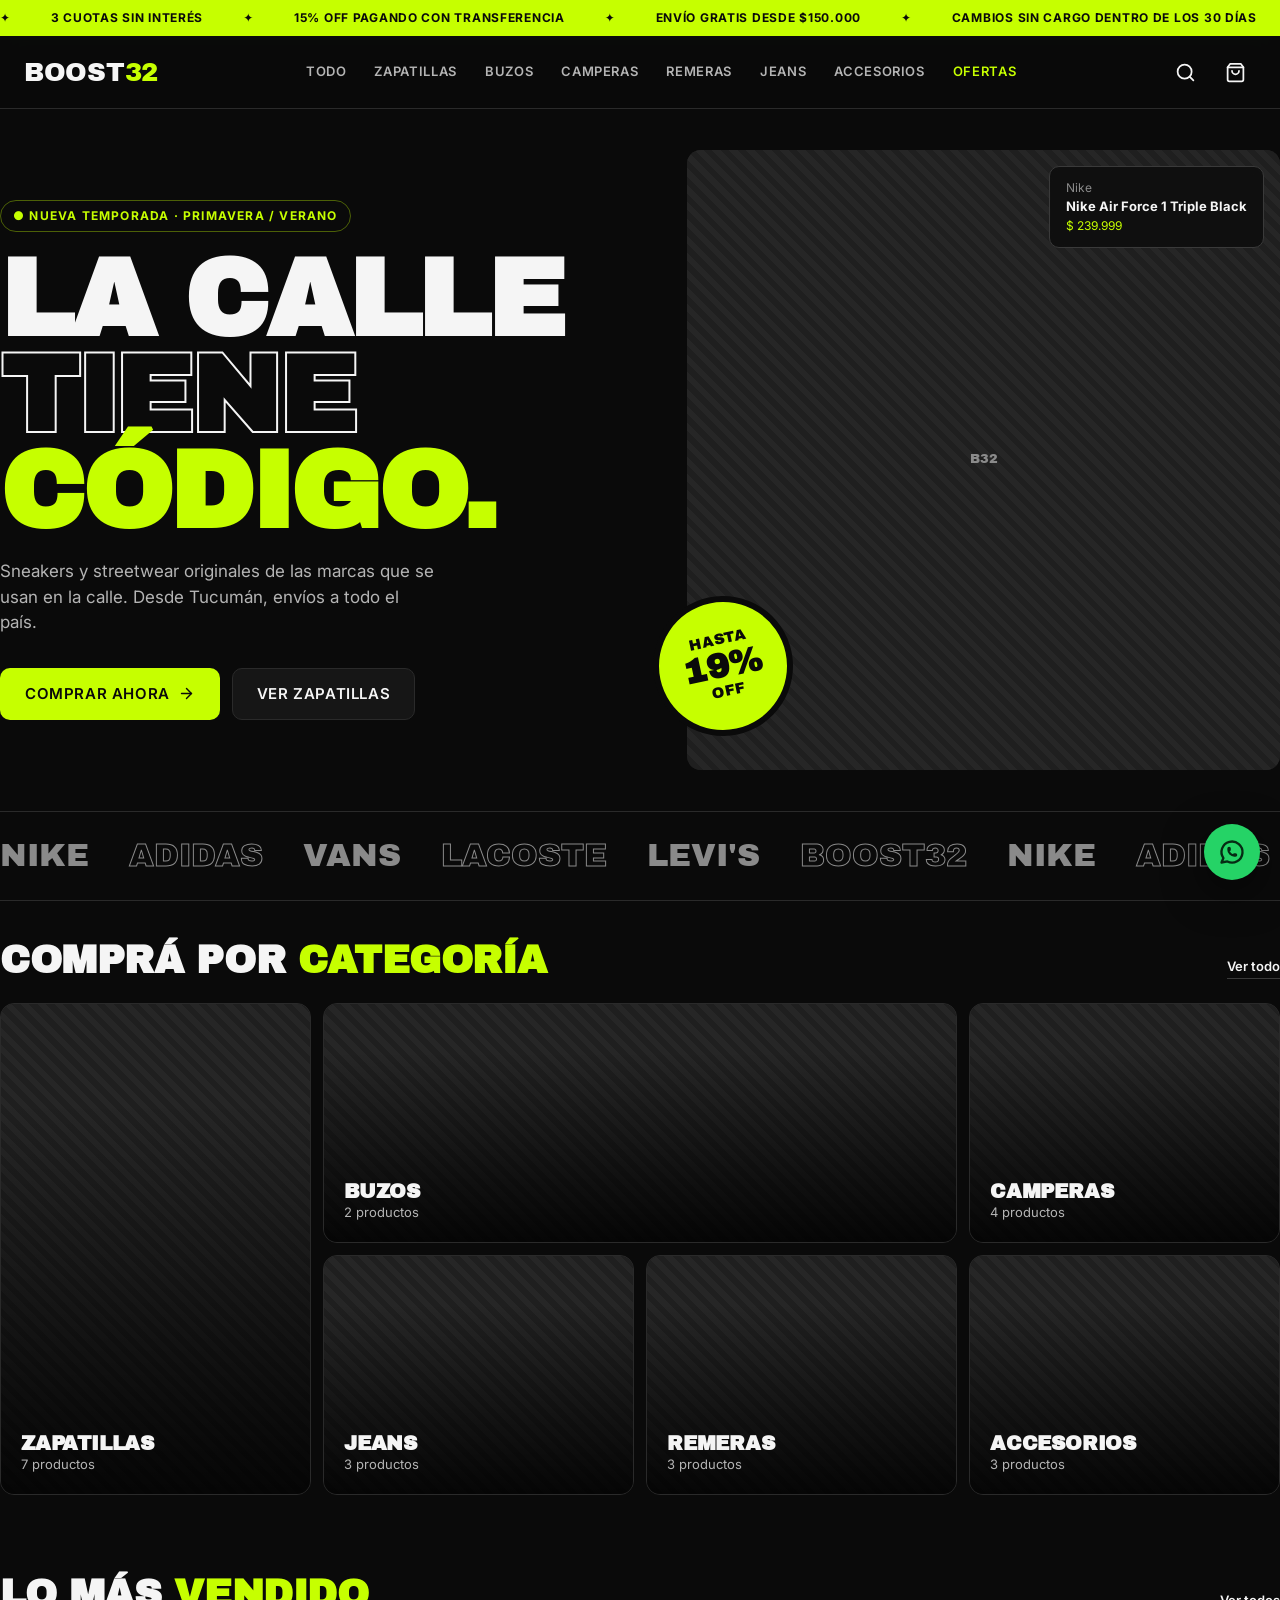
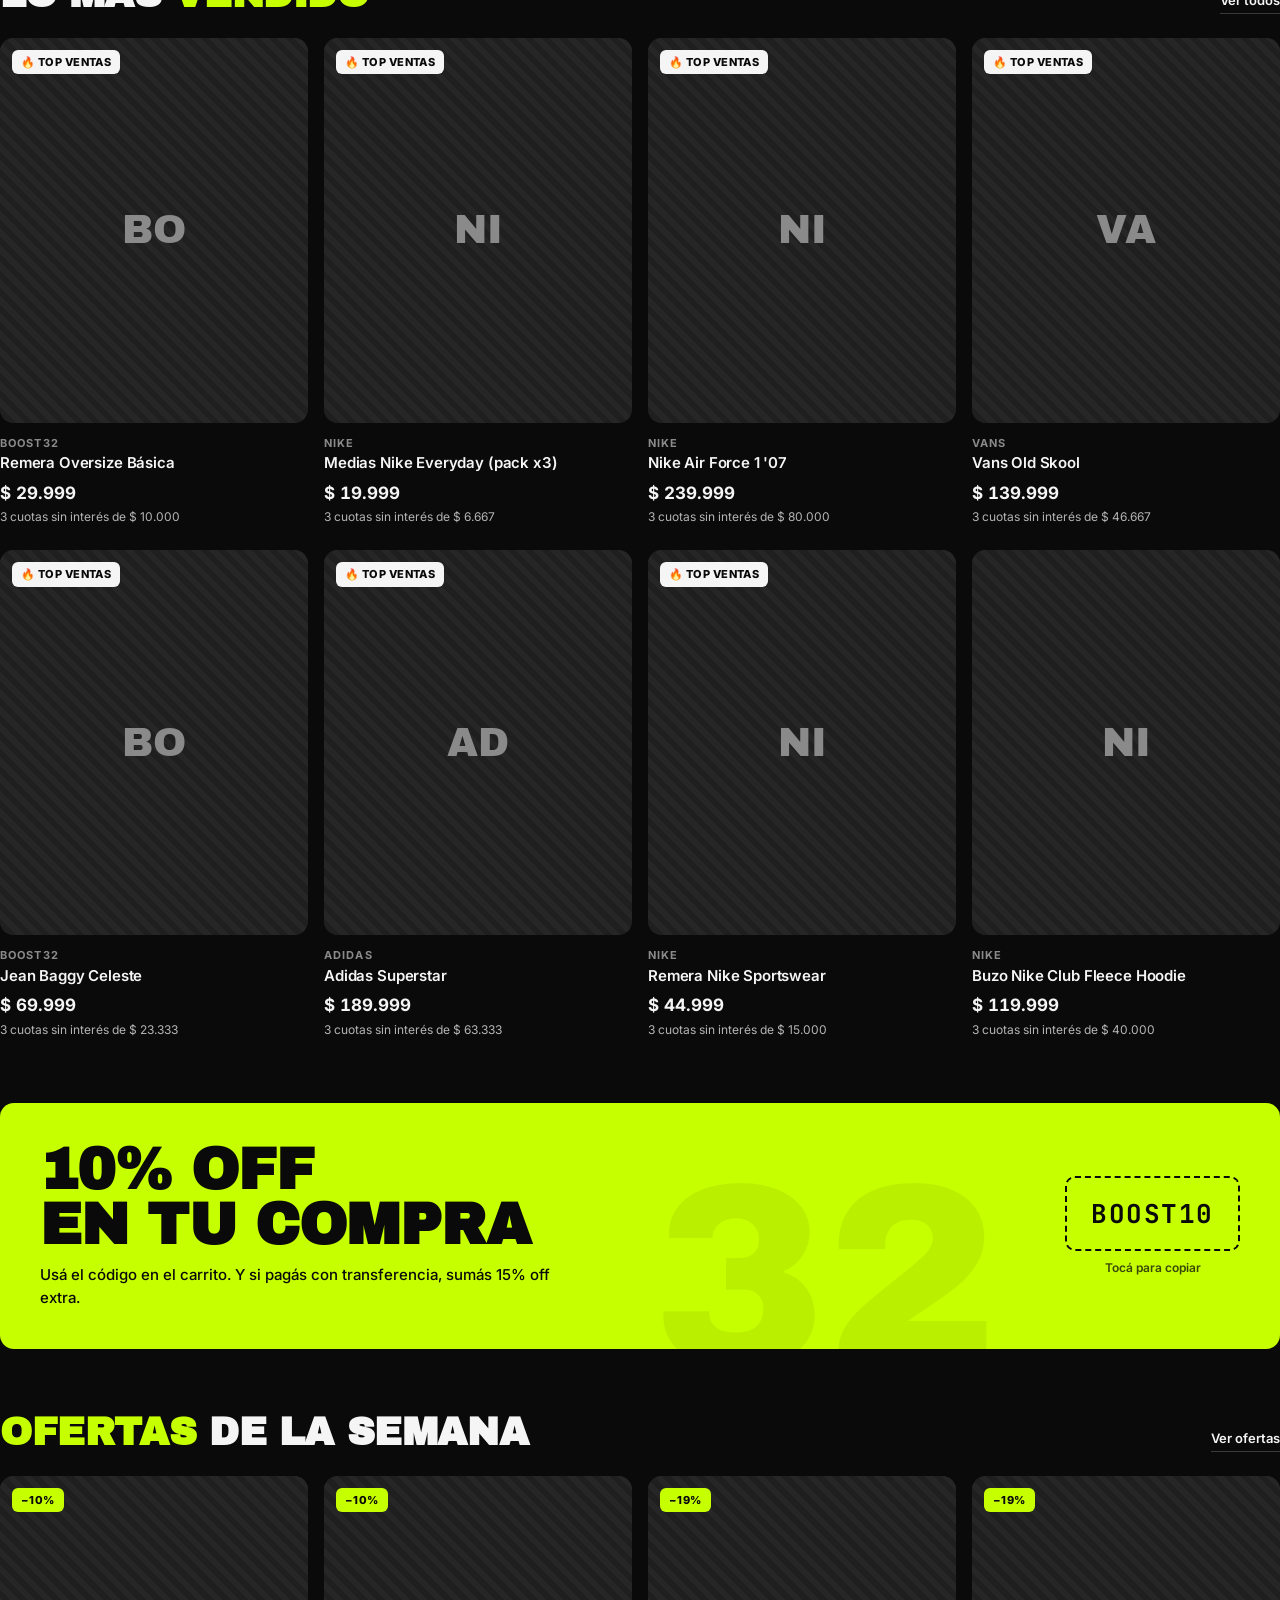
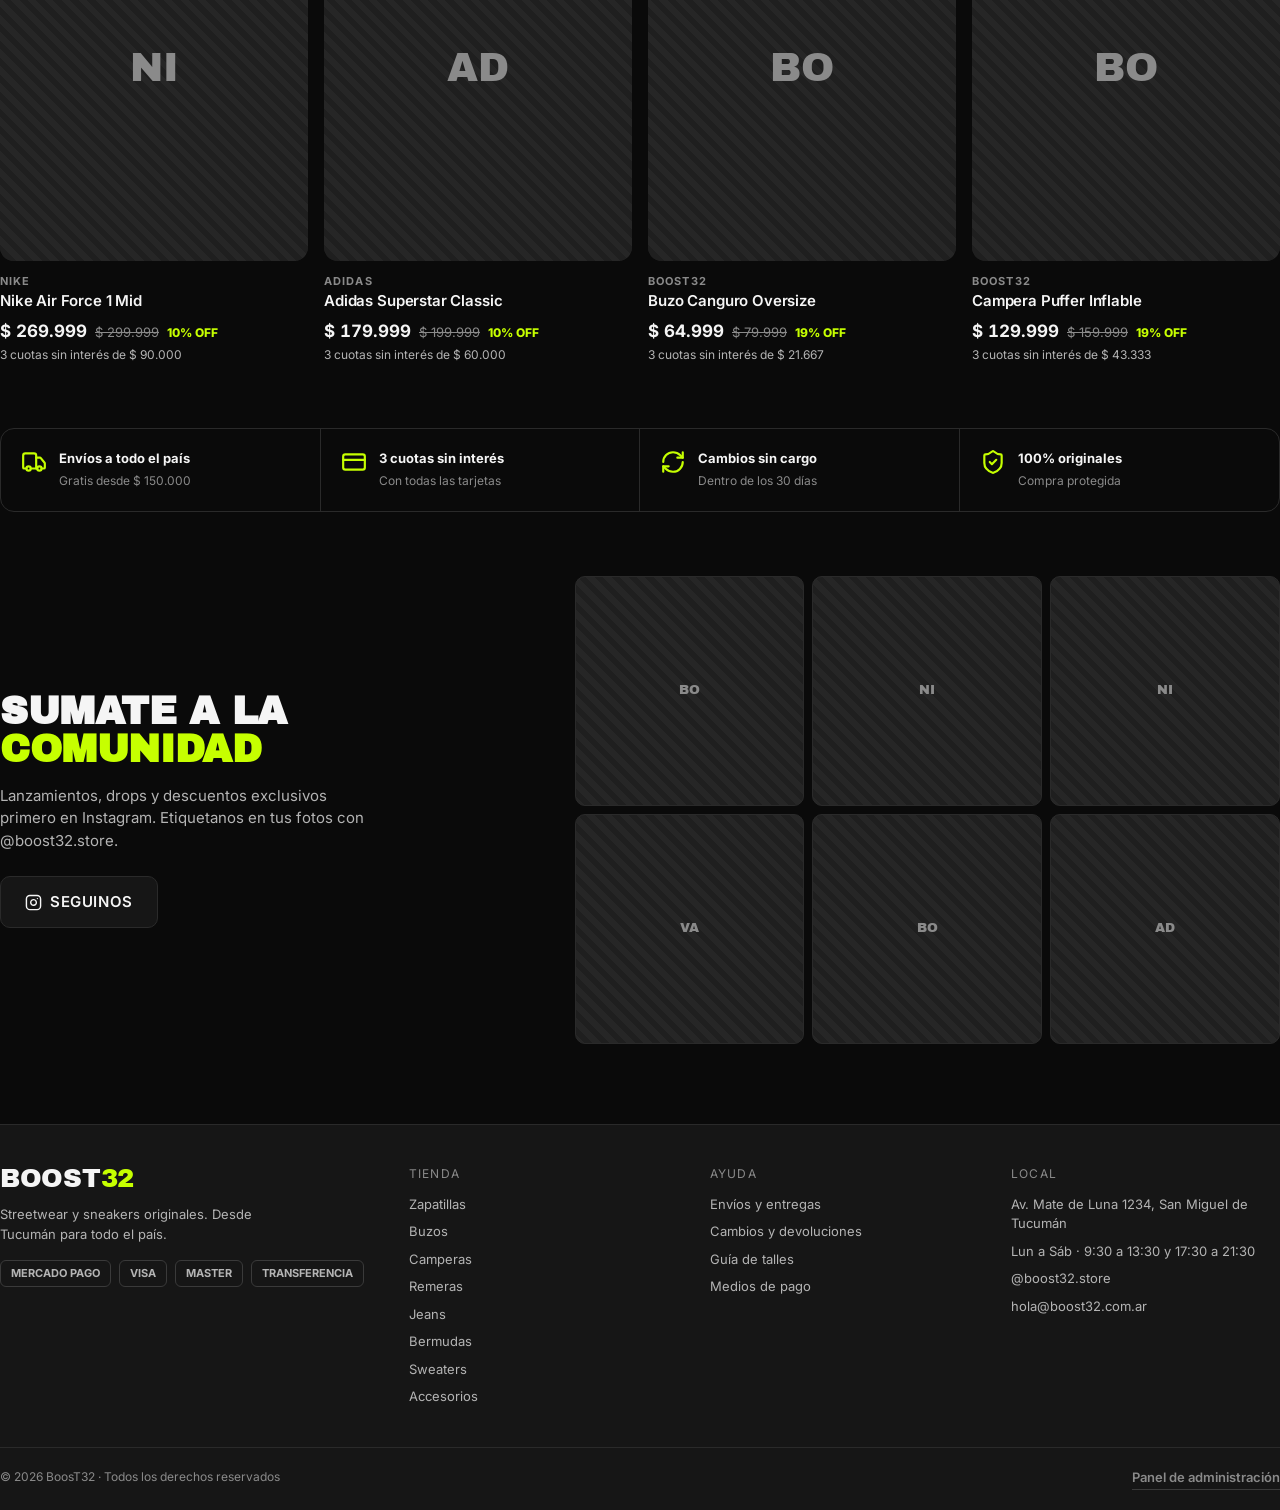
<file: index.html>
<!DOCTYPE html>
<html lang="es-AR">
  <head>
    <meta charset="UTF-8" />
    <meta name="viewport" content="width=device-width, initial-scale=1.0" />
    <meta name="theme-color" content="#0a0a0a" />
    <meta name="description" content="BoosT32 — Streetwear y sneakers en Tucumán. Nike, Adidas, Vans, Lacoste. Envíos a todo el país y 3 cuotas sin interés." />
    <title>BoosT32 · Streetwear & Sneakers</title>
    <link rel="icon" href="data:image/svg+xml,%3Csvg xmlns='http://www.w3.org/2000/svg' viewBox='0 0 32 32'%3E%3Crect width='32' height='32' rx='8' fill='%23c6ff00'/%3E%3Ctext x='16' y='22' font-family='Arial Black' font-size='14' text-anchor='middle' fill='%230a0a0a'%3EB%3C/text%3E%3C/svg%3E" />
    <link rel="stylesheet" href="css/store.css" />
  </head>
  <body>
    <!-- Barra de anuncios -->
    <div class="announce" aria-label="Beneficios">
      <div class="announce__track">
        <span>3 cuotas sin interés</span>
        <span>15% off pagando con transferencia</span>
        <span>Envío gratis desde $150.000</span>
        <span>Cambios sin cargo dentro de los 30 días</span>
        <span>3 cuotas sin interés</span>
        <span>15% off pagando con transferencia</span>
        <span>Envío gratis desde $150.000</span>
        <span>Cambios sin cargo dentro de los 30 días</span>
      </div>
    </div>

    <!-- Header -->
    <header class="header">
      <div class="container header__inner">
        <button class="header-btn header__burger" id="burger" aria-label="Abrir menú" data-icon="menu"></button>
        <a href="#/" class="logo" aria-label="BoosT32, ir al inicio">BOOST<span>32</span></a>

        <nav class="menu" id="menu" aria-label="Categorías"></nav>

        <div class="header__actions">
          <button class="header-btn" id="search-btn" aria-label="Buscar" aria-expanded="false" data-icon="search"></button>
          <button class="header-btn" id="cart-btn" aria-label="Abrir carrito">
            <span data-icon="bag"></span>
            <span class="cart-count" id="cart-count" hidden>0</span>
          </button>
        </div>
      </div>

      <div class="search-bar" id="search-bar" hidden>
        <form class="container" id="search-form" role="search">
          <input class="input" type="search" name="q" placeholder="Buscá zapatillas, buzos, marcas…" aria-label="Buscar productos" />
          <button class="btn btn--primary" style="height: 46px">Buscar</button>
        </form>
      </div>
    </header>

    <!-- Menú mobile -->
    <div class="mobile-nav" id="mobile-nav" hidden>
      <div class="mobile-nav__head">
        <span class="logo">BOOST<span>32</span></span>
        <button class="header-btn" id="mobile-close" aria-label="Cerrar menú" data-icon="x"></button>
      </div>
      <nav id="mobile-menu" aria-label="Categorías"></nav>
    </div>

    <main id="view" tabindex="-1"></main>

    <!-- Footer -->
    <footer class="footer">
      <div class="container footer__grid">
        <div>
          <a href="#/" class="logo">BOOST<span>32</span></a>
          <p class="text-sm text-2" style="margin: var(--sp-3) 0 var(--sp-4); max-width: 300px">
            Streetwear y sneakers originales. Desde Tucumán para todo el país.
          </p>
          <div class="payments" aria-label="Medios de pago">
            <span>MERCADO PAGO</span><span>VISA</span><span>MASTER</span><span>TRANSFERENCIA</span>
          </div>
        </div>
        <div>
          <p class="footer__title">Tienda</p>
          <ul class="footer__list" id="footer-cats"></ul>
        </div>
        <div>
          <p class="footer__title">Ayuda</p>
          <ul class="footer__list">
            <li><a href="#/ayuda?tema=envios">Envíos y entregas</a></li>
            <li><a href="#/ayuda?tema=cambios">Cambios y devoluciones</a></li>
            <li><a href="#/ayuda?tema=talles">Guía de talles</a></li>
            <li><a href="#/ayuda?tema=pagos">Medios de pago</a></li>
          </ul>
        </div>
        <div>
          <p class="footer__title">Local</p>
          <ul class="footer__list" id="footer-contact"></ul>
        </div>
      </div>
      <div class="container footer__bottom">
        <span>© <span id="year"></span> BoosT32 · Todos los derechos reservados</span>
        <a href="admin/" class="link-more">Panel de administración</a>
      </div>
    </footer>

    <a class="wa-float" id="wa-float" target="_blank" rel="noopener" aria-label="Escribinos por WhatsApp" data-icon="whatsapp"></a>

    <script type="module" src="js/store/main.js"></script>
  </body>
</html>
</file>
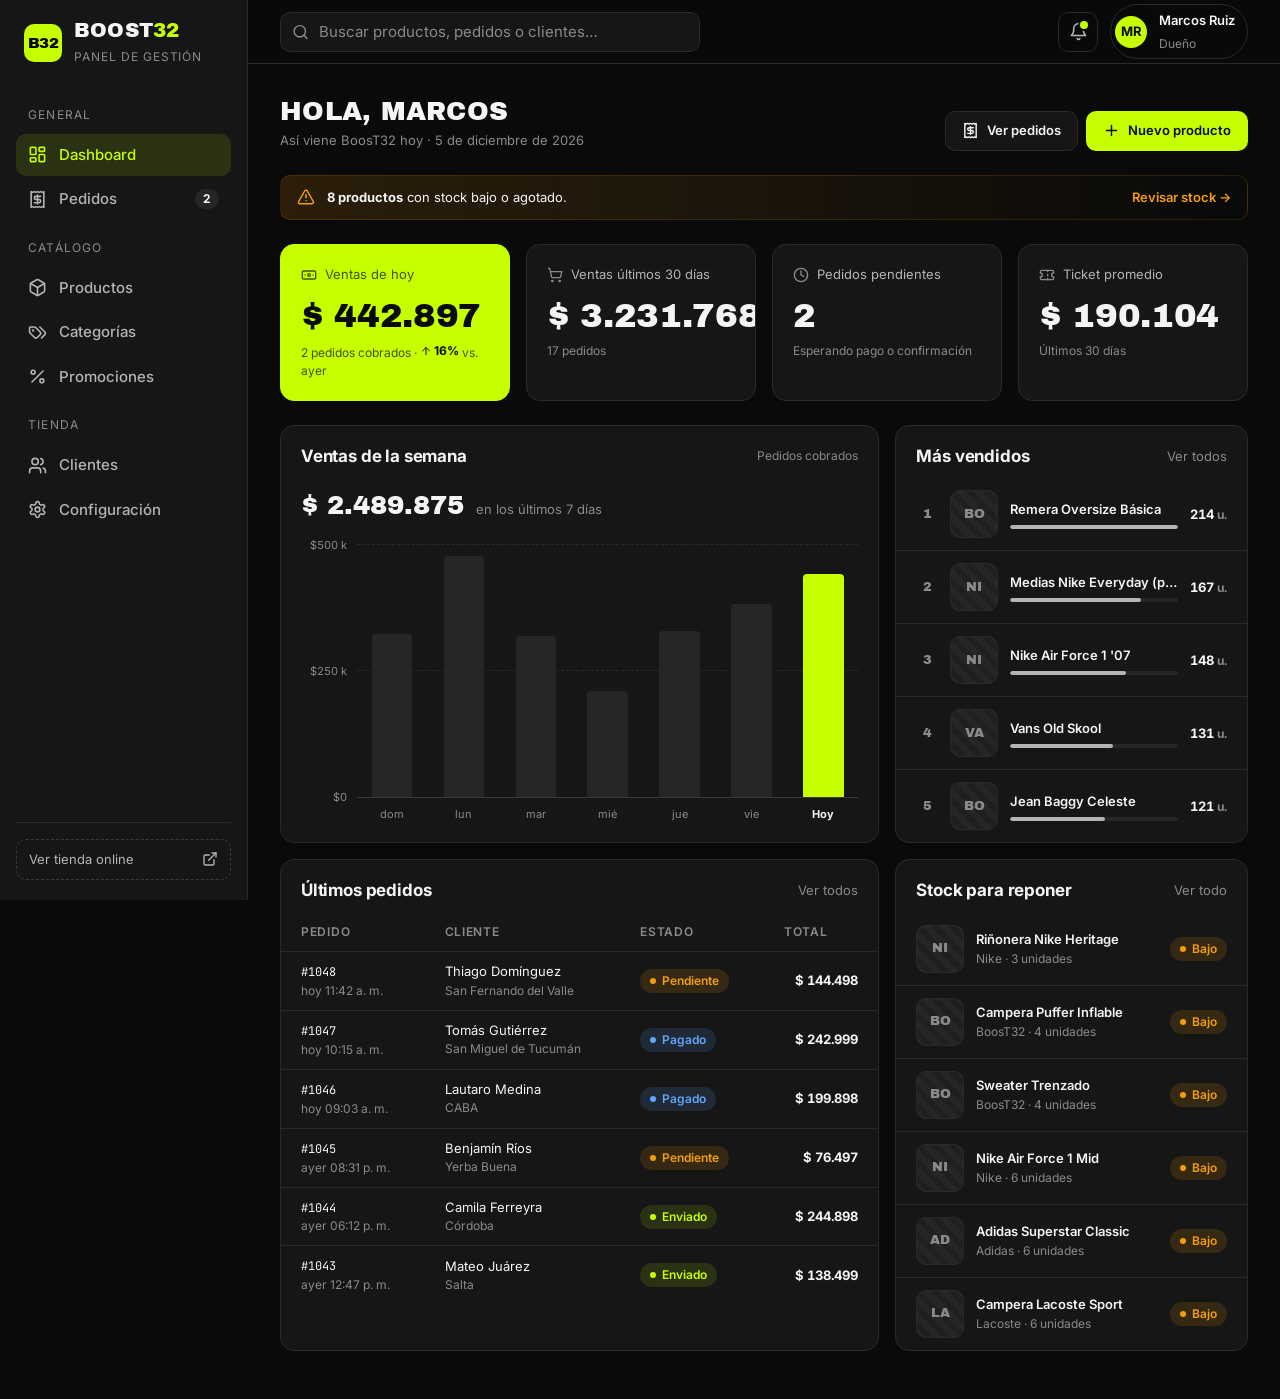
<file: admin/index.html>
<!DOCTYPE html>
<html lang="es-AR">
  <head>
    <meta charset="UTF-8" />
    <meta name="viewport" content="width=device-width, initial-scale=1.0" />
    <meta name="theme-color" content="#0a0a0a" />
    <title>Panel · BoosT32</title>
    <link rel="icon" href="data:image/svg+xml,%3Csvg xmlns='http://www.w3.org/2000/svg' viewBox='0 0 32 32'%3E%3Crect width='32' height='32' rx='8' fill='%23c6ff00'/%3E%3Ctext x='16' y='22' font-family='Arial Black' font-size='14' text-anchor='middle' fill='%230a0a0a'%3EB%3C/text%3E%3C/svg%3E" />
    <link rel="stylesheet" href="../css/admin.css" />
  </head>
  <body>
    <div class="admin" id="app">
      <!-- Sidebar -->
      <aside class="sidebar" id="sidebar">
        <a href="#/dashboard" class="brand" aria-label="BoosT32 — inicio del panel">
          <span class="brand__mark">B32</span>
          <span>
            <span class="brand__name">BOOST<span>32</span></span>
            <span class="brand__tag">Panel de gestión</span>
          </span>
        </a>

        <nav class="nav" id="nav" aria-label="Secciones del panel"></nav>

        <div class="sidebar__footer">
          <a class="store-link" href="../index.html">
            Ver tienda online
            <span data-icon="external" style="width: 16px; height: 16px"></span>
          </a>
        </div>
      </aside>
      <div class="sidebar-backdrop" id="sidebar-backdrop"></div>

      <!-- Main -->
      <div class="main">
        <header class="topbar">
          <button class="topbar__menu" id="menu-btn" aria-label="Abrir menú" data-icon="menu"></button>

          <div class="topbar__search">
            <span data-icon="search"></span>
            <input type="search" id="global-search" placeholder="Buscar productos, pedidos o clientes…" aria-label="Buscar" />
          </div>

          <div class="topbar__actions">
            <button class="icon-btn" aria-label="Notificaciones" id="notif-btn">
              <span data-icon="bell"></span>
              <span class="icon-btn__dot"></span>
            </button>
            <div class="user-chip">
              <span class="avatar avatar--accent">MR</span>
              <span class="user-chip__text">
                <span class="user-chip__name">Marcos Ruiz</span><br />
                <span class="user-chip__role">Dueño</span>
              </span>
            </div>
          </div>
        </header>

        <main class="content" id="view" tabindex="-1"></main>
      </div>
    </div>

    <script type="module" src="../js/admin/main.js"></script>
  </body>
</html>
</file>
<file: css/store.css>
/* ==========================================================================
   BoosT32 — Tienda online (vista de cliente)
   Reutiliza las bases y componentes del panel.
   ========================================================================== */

@import url("https://fonts.googleapis.com/css2?family=Archivo+Black&family=Inter:wght@400;500;600;700&family=JetBrains+Mono:wght@500;700&display=swap");

@import "base/variables.css";
@import "base/reset.css";
@import "base/typography.css";

@import "components/buttons.css";
@import "components/badges.css";
@import "components/forms.css";
@import "components/modal.css";
@import "components/media.css";

@import "layout/store-layout.css";
@import "pages/store-home.css";
@import "pages/store-catalog.css";
@import "pages/store-product.css";
@import "pages/store-cart.css";
</file>
<file: css/admin.css>
/* ==========================================================================
   BoosT32 — Panel de administración
   Punto de entrada de estilos. Cada parte vive en su propio archivo.
   ========================================================================== */

@import url("https://fonts.googleapis.com/css2?family=Archivo+Black&family=Inter:wght@400;500;600;700&family=JetBrains+Mono:wght@500;700&display=swap");

@import "base/variables.css";
@import "base/reset.css";
@import "base/typography.css";

@import "layout/admin-layout.css";

@import "components/buttons.css";
@import "components/cards.css";
@import "components/badges.css";
@import "components/tables.css";
@import "components/forms.css";
@import "components/modal.css";
@import "components/media.css";

@import "pages/dashboard.css";
</file>
